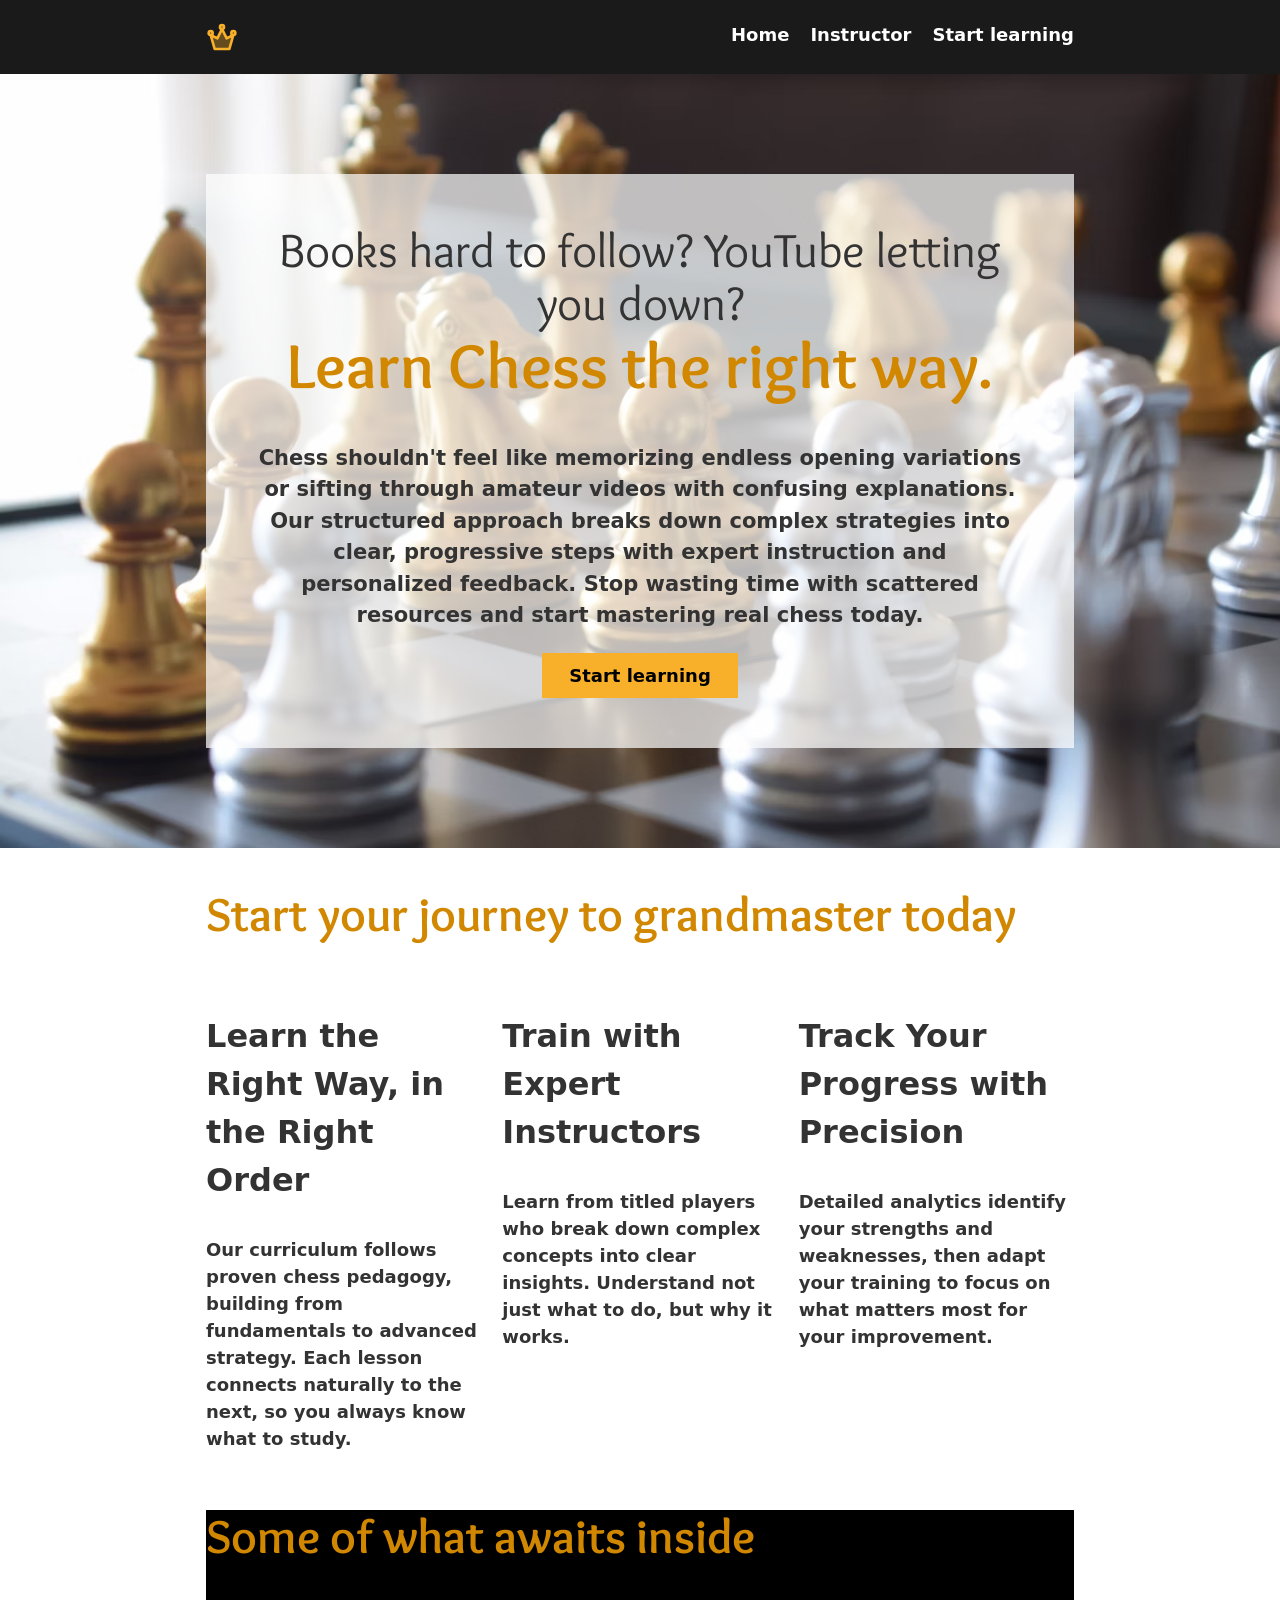
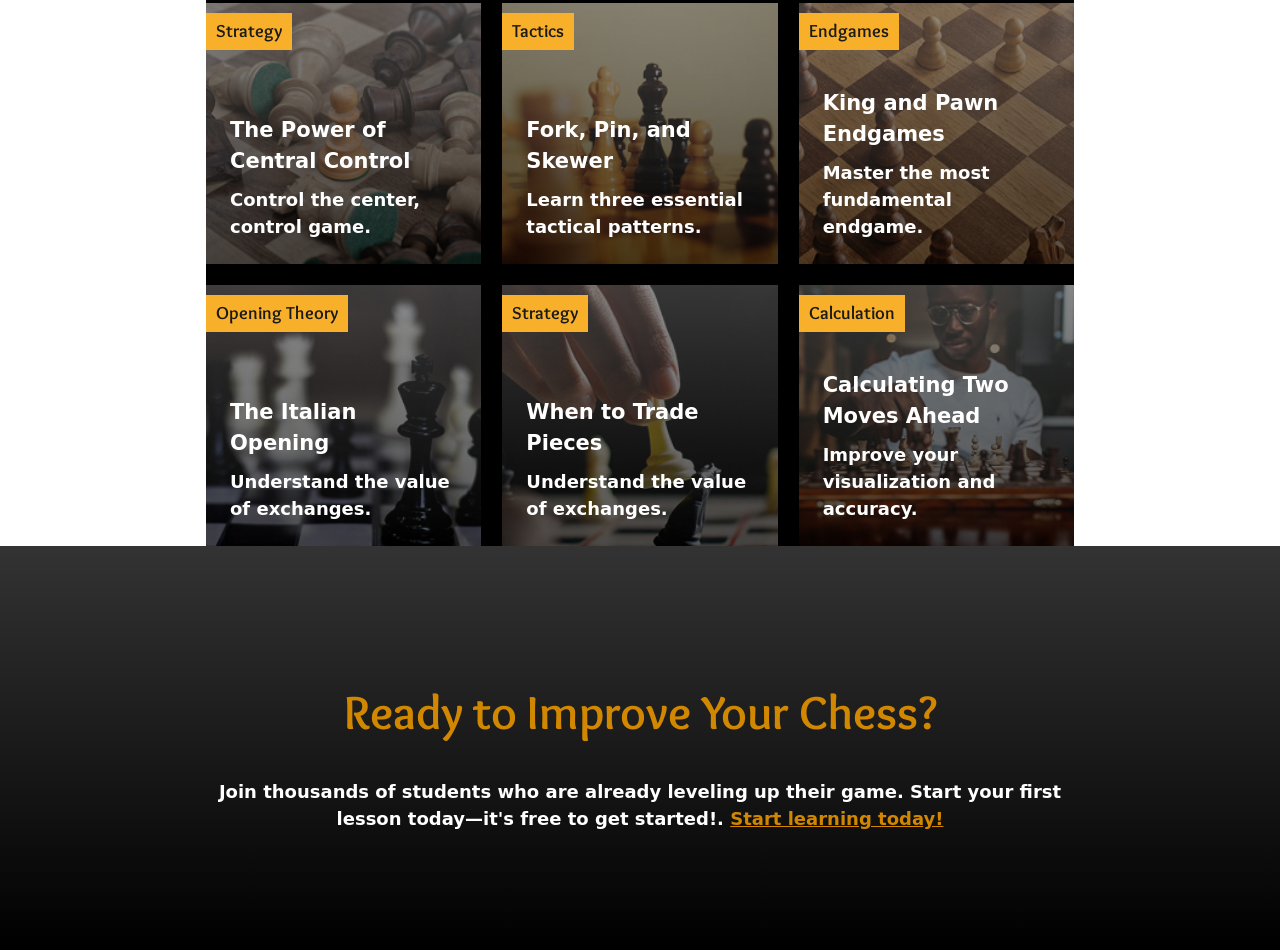
<file: index.html>
<!doctype html>
<html lang="en">
  <head>
    <meta charset="UTF-8" />
    <meta name="viewport" content="width=device-width, initial-scale=1.0" />
    <title>Learn Chess the right way</title>
    <link href="styles/style.css" rel="stylesheet" />
  </head>

  <body>
    <header class="page-header">
      <div class="wrapper">
        <div class="page-header-layout">
          <img src="assets/images/crown.svg" />
          <nav class="primary-nav">
            <ul>
              <li><a href="index.html">Home</a></li>
              <li><a href="instructor.html">Instructor</a></li>
              <li><a href="#">Start learning</a></li>
            </ul>
          </nav>
        </div>
      </div>
    </header>
    <main>
      <div class="hero">
        <div class="wrapper">
          <div class="hero-content">
            <h1>
              <span>Books hard to follow? YouTube letting you down?</span> Learn
              Chess the right way.
            </h1>
            <p class="lede">
              Chess shouldn't feel like memorizing endless opening variations or
              sifting through amateur videos with confusing explanations. Our
              structured approach breaks down complex strategies into clear,
              progressive steps with expert instruction and personalized
              feedback.
              <strong
                >Stop wasting time with scattered resources and start mastering
                real chess today</strong
              >.
            </p>
            <button class="button">Start learning</button>
          </div>
        </div>
      </div>
      <div class="wrapper">
        <h2>Start your journey to grandmaster today</h2>
        <div class="three-columns">
          <div>
            <h3>Learn the Right Way, in the Right Order</h3>
            <p>
              Our curriculum follows proven chess pedagogy, building from
              fundamentals to advanced strategy. Each lesson connects naturally
              to the next, so you always know what to study.
            </p>
          </div>
          <div>
            <h3>Train with Expert Instructors</h3>
            <p>
              Learn from titled players who break down complex concepts into
              clear insights. Understand not just what to do, but why it works.
            </p>
          </div>
          <div>
            <h3>Track Your Progress with Precision</h3>
            <p>
              Detailed analytics identify your strengths and weaknesses, then
              adapt your training to focus on what matters most for your
              improvement.
            </p>
          </div>
        </div>
        <div class="dark-bg">
          <h2>Some of what awaits inside</h2>
          <div class="three-columns">
            <div class="course">
              <h3 class="course-title">The Power of Central Control</h3>
              <span class="course-tag">Strategy</span>
              <img
                src="assets/images/central-control.jpg"
                alt="A pawn in the center of the board, with all the pieces around it fallen over."
              />
              <p class="course-description">
                Control the center, control game.
              </p>
            </div>
            <div class="course">
              <h3 class="course-title">Fork, Pin, and Skewer</h3>
              <span class="course-tag">Tactics</span>
              <img
                src="assets/images/fork-pin-skewer.jpg"
                alt="Dramatic shot of a chess board, with the foreground peices out of focus, with a white queen in front of a black king"
              />

              <p class="course-description">
                Learn three essential tactical patterns.
              </p>
            </div>
            <div class="course">
              <h3 class="course-title">King and Pawn Endgames</h3>
              <span class="course-tag">Endgames</span>
              <img src="assets/images/king-pawn-endgame.jpg" />
              <p class="course-description">
                Master the most fundamental endgame.
              </p>
            </div>
            <div class="course">
              <h3 class="course-title">The Italian Opening</h3>
              <span class="course-tag">Opening Theory</span>
              <img
                src="assets/images/italian-opening.jpg"
                alt="A dramatic shot of a black and white chess board showing an advanced position after starting with the Italian Opening"
              />
              <p class="course-description">
                Understand the value of exchanges.
              </p>
            </div>
            <div class="course">
              <h3 class="course-title">When to Trade Pieces</h3>
              <span class="course-tag">Strategy</span>
              <img
                src="assets/images/trading-pieces.jpg"
                alt="A person knocking over a knight with their bishop"
              />
              <p class="course-description">
                Understand the value of exchanges.
              </p>
            </div>
            <div class="course">
              <h3 class="course-title">Calculating Two Moves Ahead</h3>
              <span class="course-tag">Calculation</span>
              <img
                src="assets/images/calculating.jpg"
                alt="A person deep in thought, contemplating their next move"
              />
              <p class="course-description">
                Improve your visualization and accuracy.
              </p>
            </div>
          </div>
        </div>
      </div>
    </main>
    <footer class="page-footer">
      <div class="wrapper">
        <h2>Ready to Improve Your Chess?</h2>
        <p>
          Join thousands of students who are already leveling up their game.
          Start your first lesson today—it's free to get started!.
          <a href="instructor.html">Start learning today!</a>
        </p>
      </div>
    </footer>
  </body>
</html>
</file>
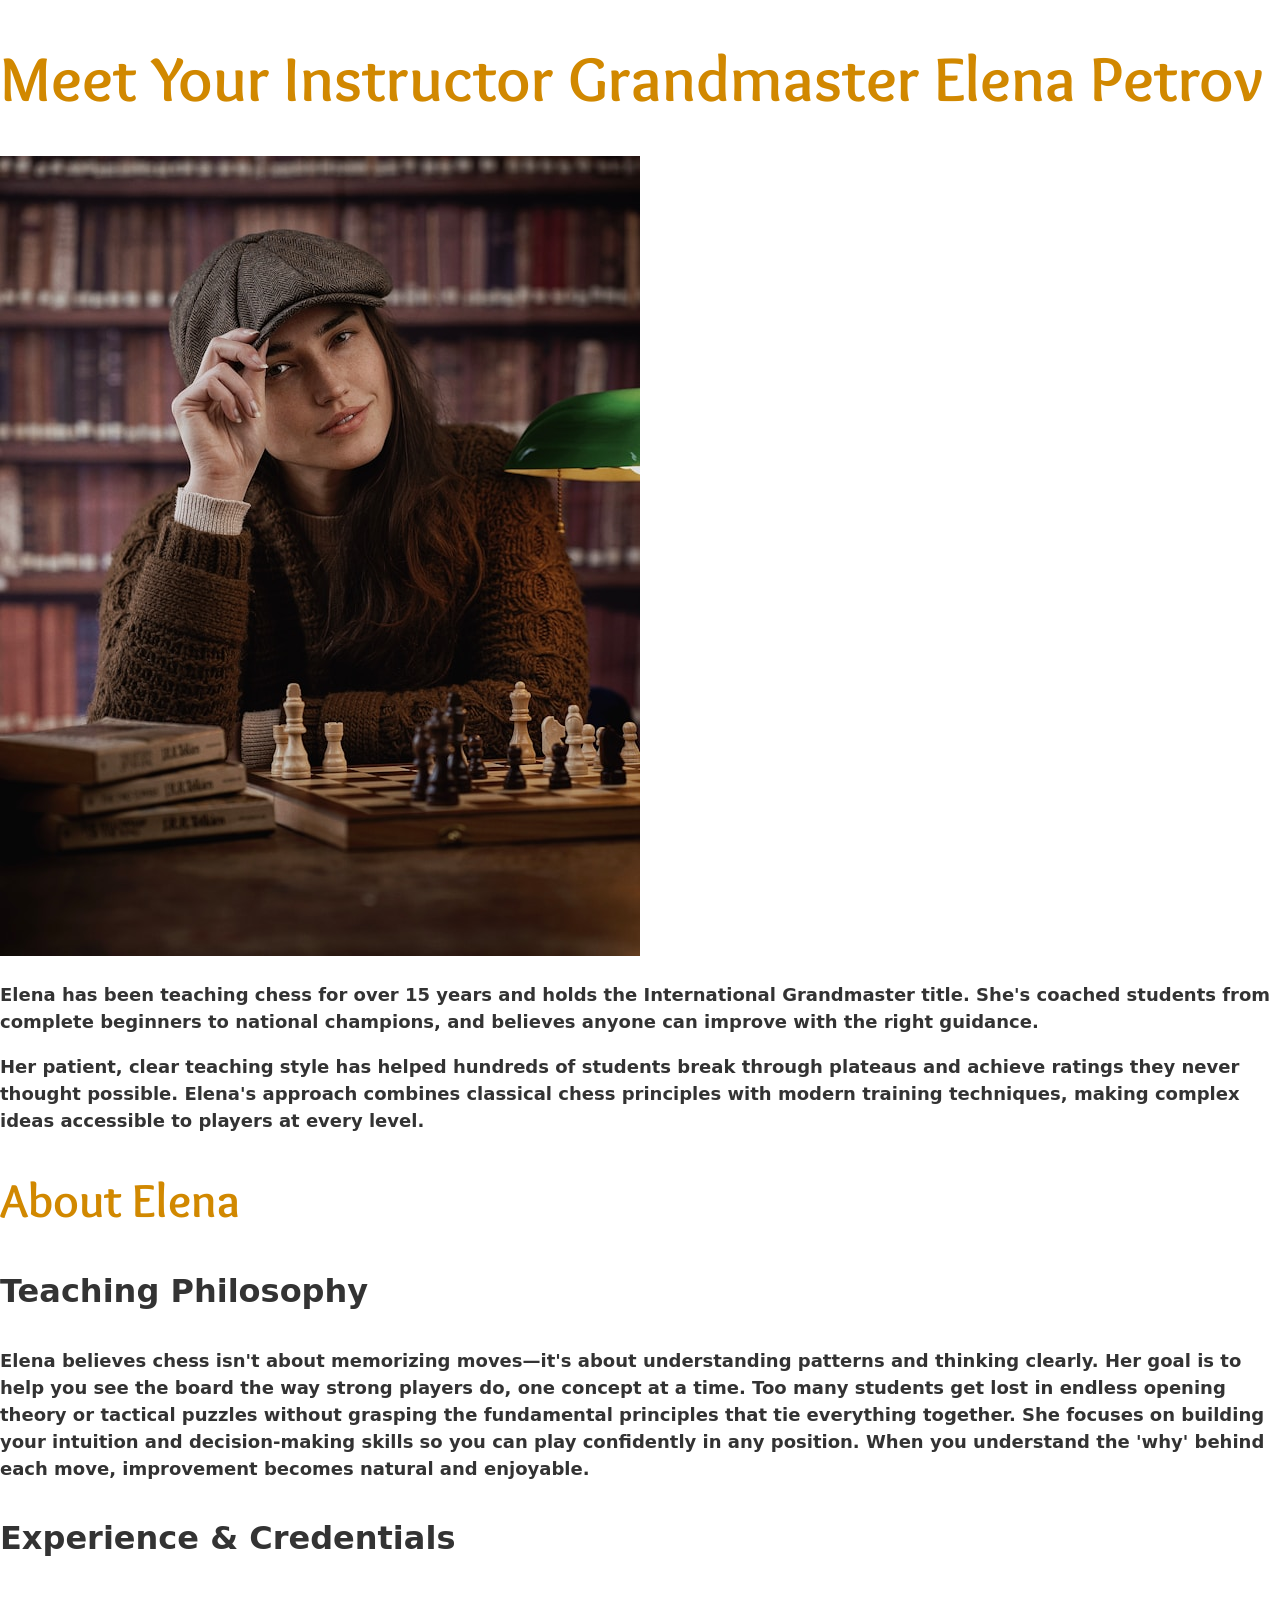
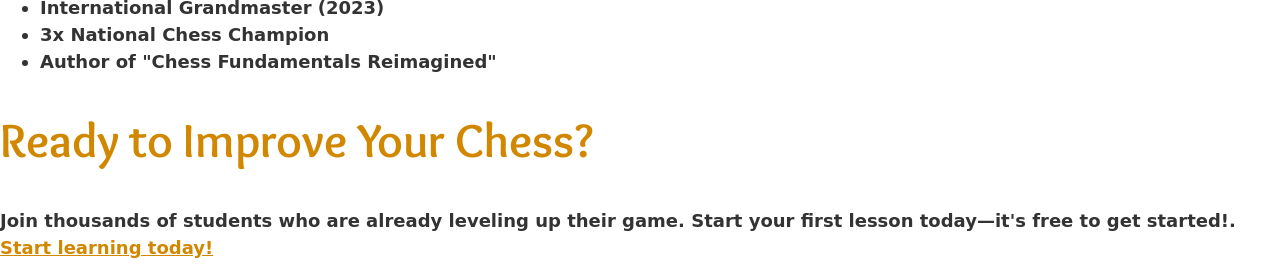
<file: instructor.html>
<!doctype html>
<html lang="en">
  <head>
    <meta charset="UTF-8" />
    <meta name="viewport" content="width=device-width, initial-scale=1.0" />
    <title>Learn Chess the right way</title>
    <link href="styles/style.css" rel="stylesheet" />
  </head>

  <body>
    <main>
      <h1>Meet Your Instructor Grandmaster Elena Petrov</h1>
      <img
        src="assets/images/elena.jpg"
        alt="Elena Petrov smiling at the camera while sitting front of a chess board"
      />
      <p>
        <strong
          >Elena has been teaching chess for over 15 years and holds the
          International Grandmaster title</strong
        >. She's coached students from complete beginners to national champions,
        and believes anyone can improve with the right guidance.
      </p>
      <p>
        Her patient, clear teaching style has helped hundreds of students break
        through plateaus and achieve ratings they never thought possible.
        Elena's approach combines classical chess principles with modern
        training techniques, making complex ideas accessible to players at every
        level.
      </p>

      <h2>About Elena</h2>
      <h3>Teaching Philosophy</h3>
      <p>
        Elena believes chess isn't about memorizing moves—it's about
        understanding patterns and thinking clearly. Her goal is to help you see
        the board the way strong players do, one concept at a time. Too many
        students get lost in endless opening theory or tactical puzzles without
        grasping the fundamental principles that tie everything together. She
        focuses on building your intuition and decision-making skills so you can
        play confidently in any position. When you understand the 'why' behind
        each move, improvement becomes natural and enjoyable.
      </p>
      <h3>Experience & Credentials</h3>
      <ul>
        <li>International Grandmaster (2023)</li>
        <li>3x National Chess Champion</li>
        <li>Author of "Chess Fundamentals Reimagined"</li>
      </ul>
    </main>

    <footer>
      <h2>Ready to Improve Your Chess?</h2>
      <p>
        Join thousands of students who are already leveling up their game. Start
        your first lesson today—it's free to get started!.
        <a href="index.html">Start learning today!</a>
      </p>
    </footer>
  </body>
</html>
</file>
<file: styles/style.css>
@font-face {
  font-family: "Overlock";
  src: local(Overlock), url(../assets/fonts/Overlock-Regular.ttf);
}

@font-face {
  font-family: "Overlock";
  src: local(Overlock Bold), url(../assets/fonts/Overlock-Bold.ttf);
  font-weight: bold;
}

:root {
  --clr-accent-400: hsl(39, 100%, 41%);
  --clr-accent-300: hsl(39, 94%, 57%);
  --clr-neutral-100: hsl(0 0% 100%);
  --clr-neutral-800: hsl(0 0% 20%);
  --clr-neutral-900: hsl(0 0% 10%);
  --fs-400: 1.125rem;
  --fs-500: 1.3125rem;
  --fs-600: 1.5rem;
  --fs-700: 2.25rem;
  --fs-800: 3rem;
  --ff-base: system-ui, sans-serif;
  --ff-accent: Overlock, serif;

  @media (width > 960px) {
    --fs-600: 2rem;
    --fs-700: 3rem;
    --fs-800: 4rem;
  }
}

* {
  box-sizing: border-box;
}

body {
  color: var(--clr-neutral-800);
  font-size: var(--fs-400);
  line-height: 1.5;
  font-family: var(--ff-base);
  font-weight: 700;
  margin: 0;
}

h1,
h2 {
  color: var(--clr-accent-400);
  line-height: 1.1;
  font-family: var(--ff-accent);
}

h1 {
  font-size: var(--fs-800);
}

h2 {
  font-size: var(--fs-700);
}

h3 {
  font-size: var(--fs-600);
}

h1 span {
  display: block;
  color: var(--clr-neutral-800);
  font-size: 0.75em;
  font-weight: 400;
}

a {
  color: var(--clr-accent-400);
}

a:hover,
a:focus-visible {
  color: inherit;
}

button {
  font: inherit;
}

.button {
  background-color: var(--clr-accent-300);
  border: 0;
  padding: 0.5em 1.5em;
}

.button:hover,
.button:focus-visible {
  background-color: var(--clr-neutral-800);
  color: var(--clr-neutral-100);
}

.lede {
  font-size: var(--fs-500);
}

.page-header {
  background: var(--clr-neutral-900);
  padding-block: 21px;
}

.page-header-layout {
  display: flex;
  flex-wrap: wrap;
  justify-content: space-between;
  gap: 21px;
}

.primary-nav ul {
  display: flex;
  gap: 21px;
  list-style: none;
  margin: 0;
  padding: 0;
  flex-wrap: wrap;
}

.primary-nav a {
  font-weight: 700;
  color: var(--clr-neutral-100);
  text-decoration: none;
}

.primary-nav a:hover,
.primary-nav a:focus-visible {
  color: var(--clr-accent-300);
}

.hero {
  background-color: var(--clr-accent-400);
  background-image: url(../assets/images/chess-bg.jpg);
  background-size: cover;
  padding-block: 100px;
  padding-inline: 1rem;
  text-align: center;
}

.hero-content {
  background-color: hsl(0 0% 100% / 0.7);
  padding: 50px;
}

.hero-content > :first-child {
  margin-block-start: 0;
}

.hero-content > :last-child {
  margin-block-end: 0;
}

.dark-bg {
  background: black;
}

.course {
  color: var(--clr-neutral-100);
  padding: 1.5rem;
  padding-block-start: 85px;
  position: relative;
  isolation: isolate;
  display: grid;
  gap: 0.5rem;
  align-content: end;

  > img {
    position: absolute;
    inset: 0;
    block-size: 100%;
    inline-size: 100%;
    z-index: -1;
    object-fit: cover;
  }
}

.course > * {
  margin: 0;
}

.course-title {
  font-size: var(--fs-500);
}

.course-tag {
  background: var(--clr-accent-300);
  color: var(--clr-neutral-900);
  padding: 5px 10px;
  position: absolute;
  top: 10px;
  left: 0;
  font-family: var(--ff-accent);
  font-weight: 700;
  z-index: 1;
}

.page-footer {
  background-color: var(--clr-neutral-800);
  background-image: linear-gradient(var(--clr-neutral-800), black);
  padding: 100px;
  color: var(--clr-neutral-100);
  text-align: center;
}

.wrapper {
  padding-inline: 1rem;
  max-inline-size: 900px;
  margin-inline: auto;
}

.three-columns {
  display: grid;
  gap: 21px;

  @media (width > 720px) {
    grid-template-columns: repeat(3, 1fr);
  }
}
</file>
